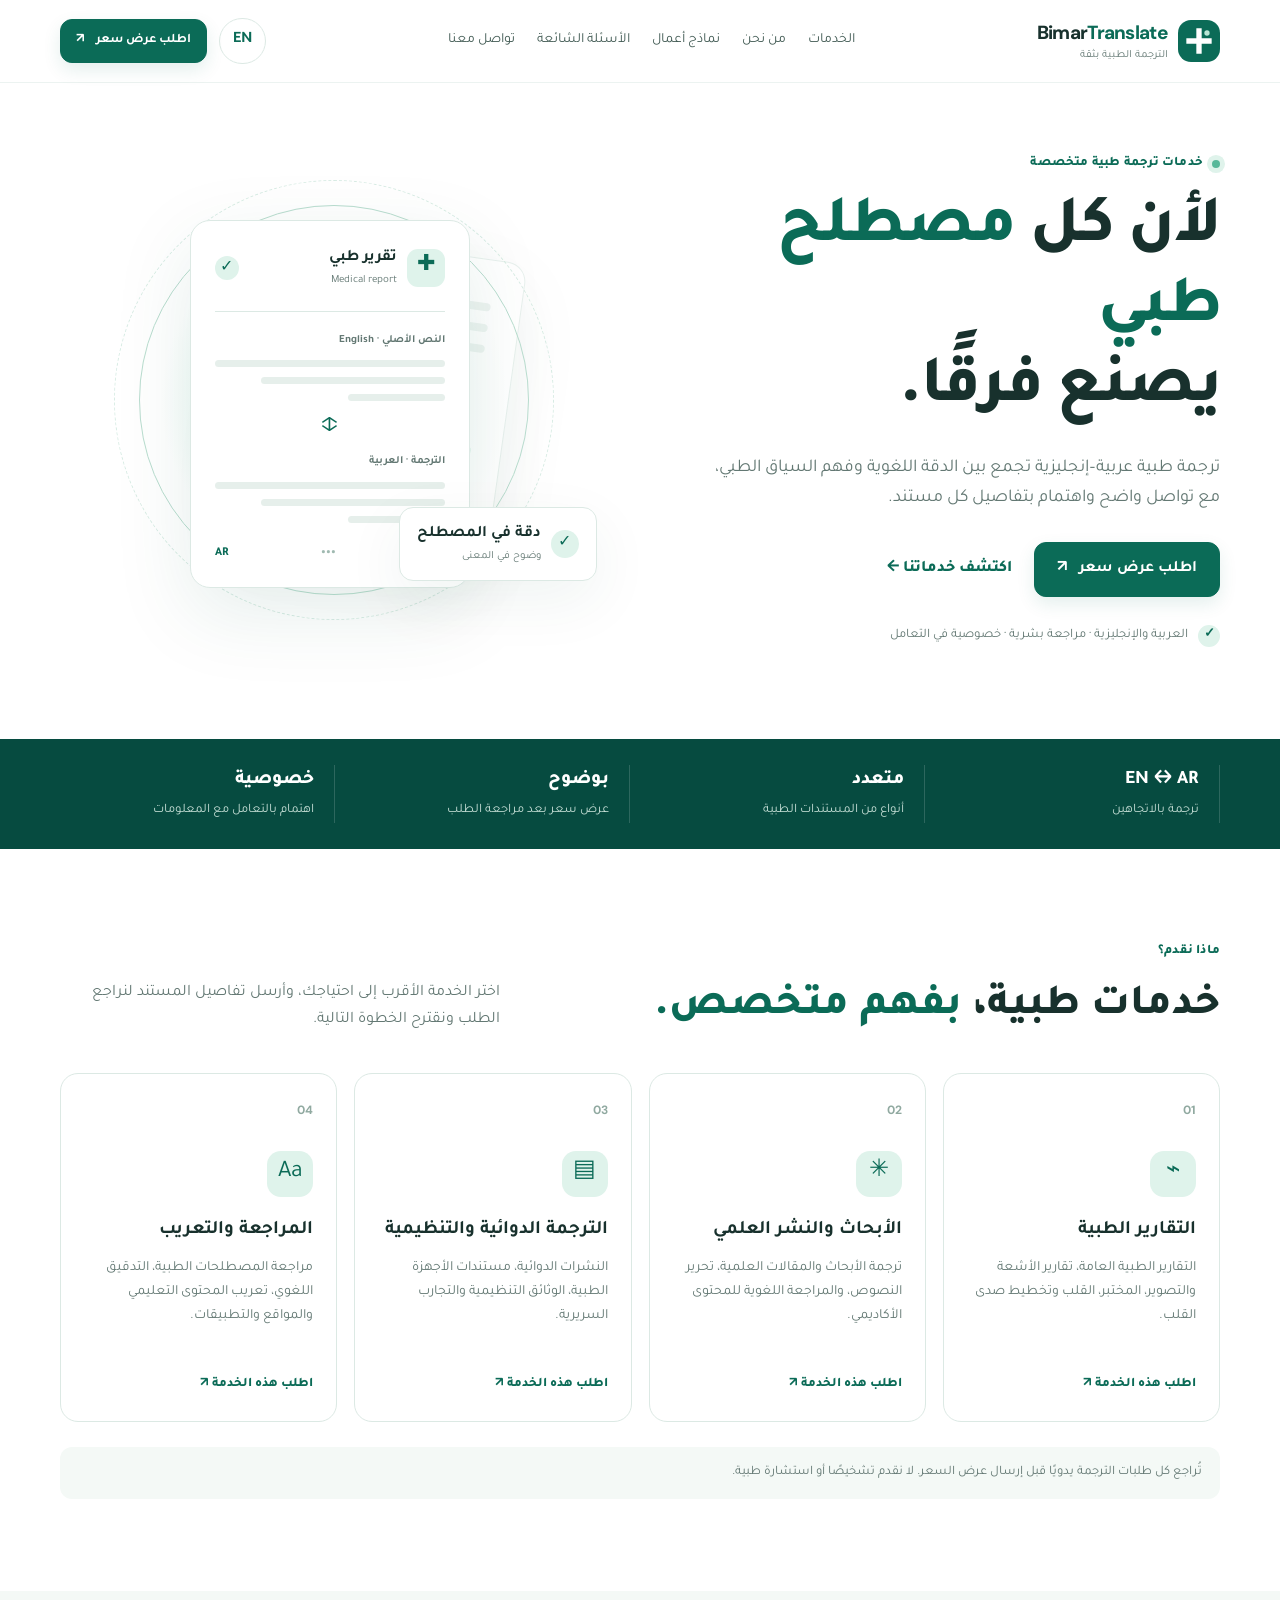
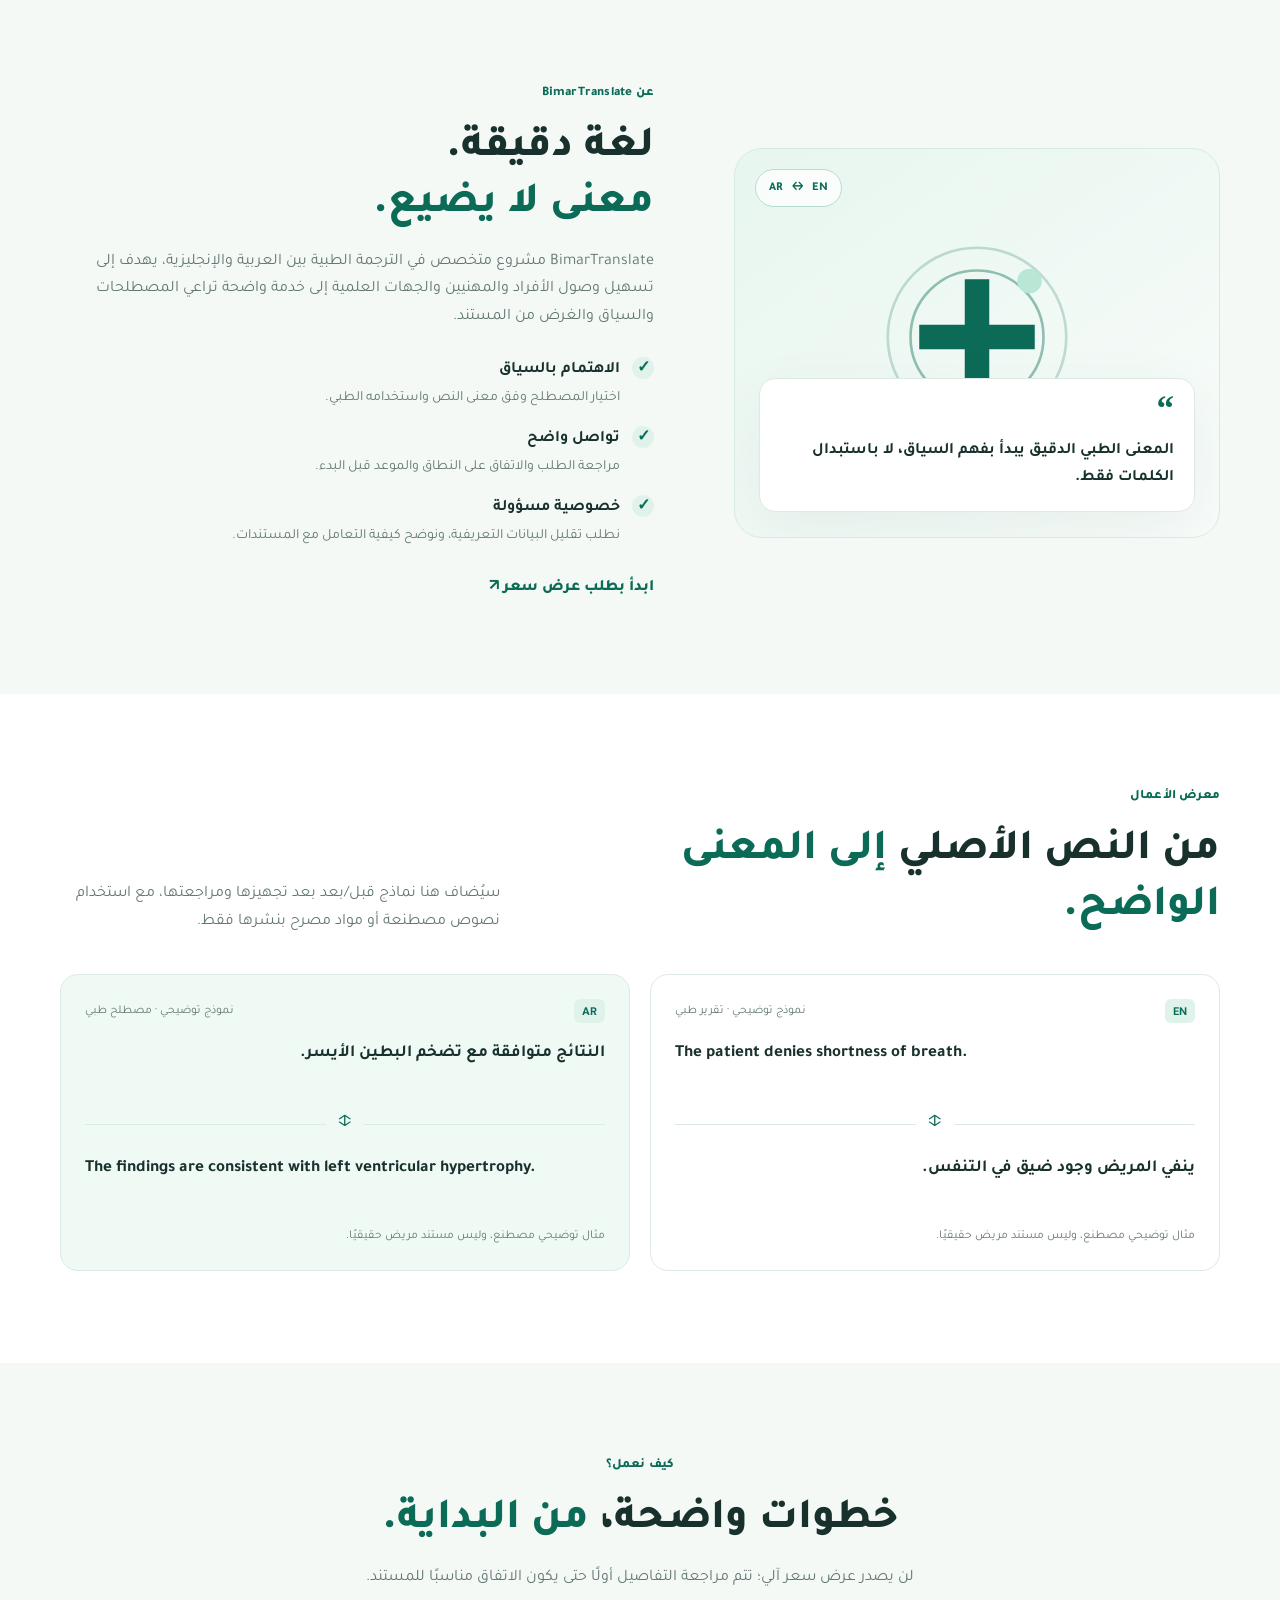
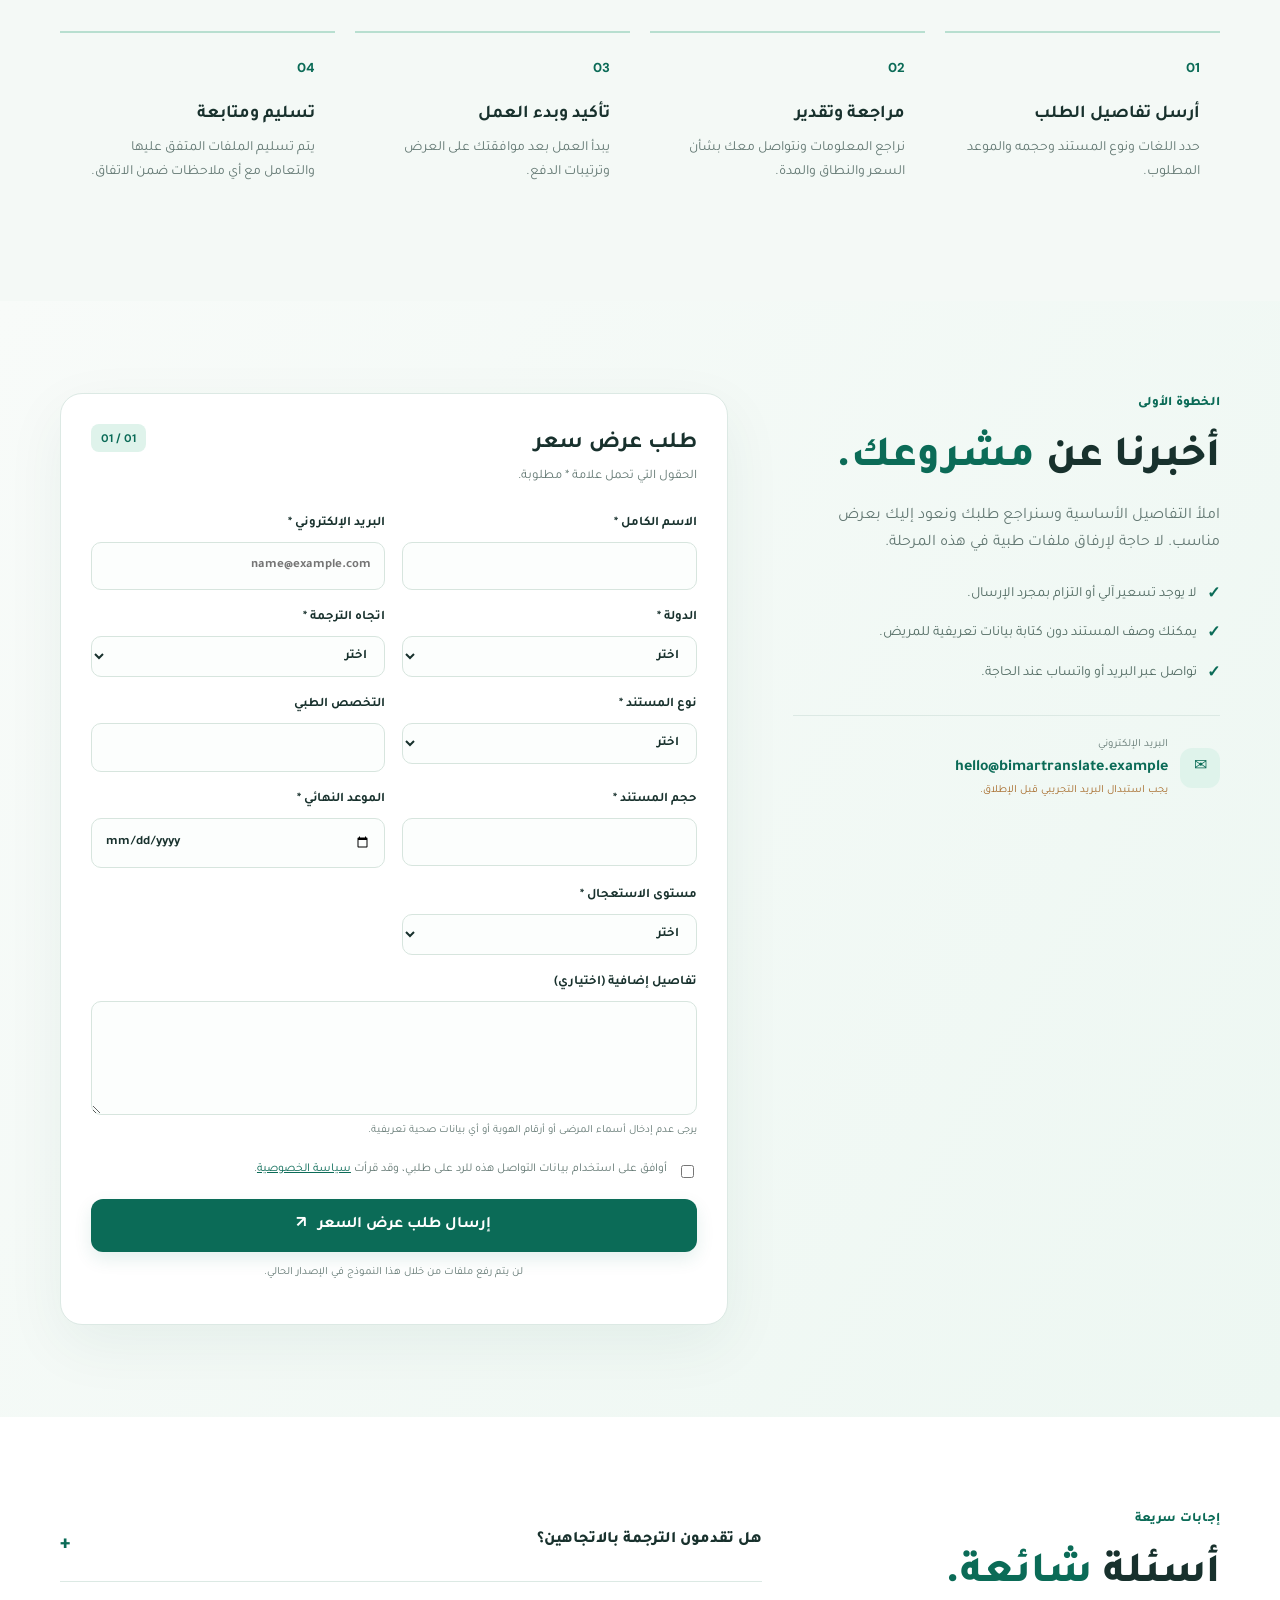
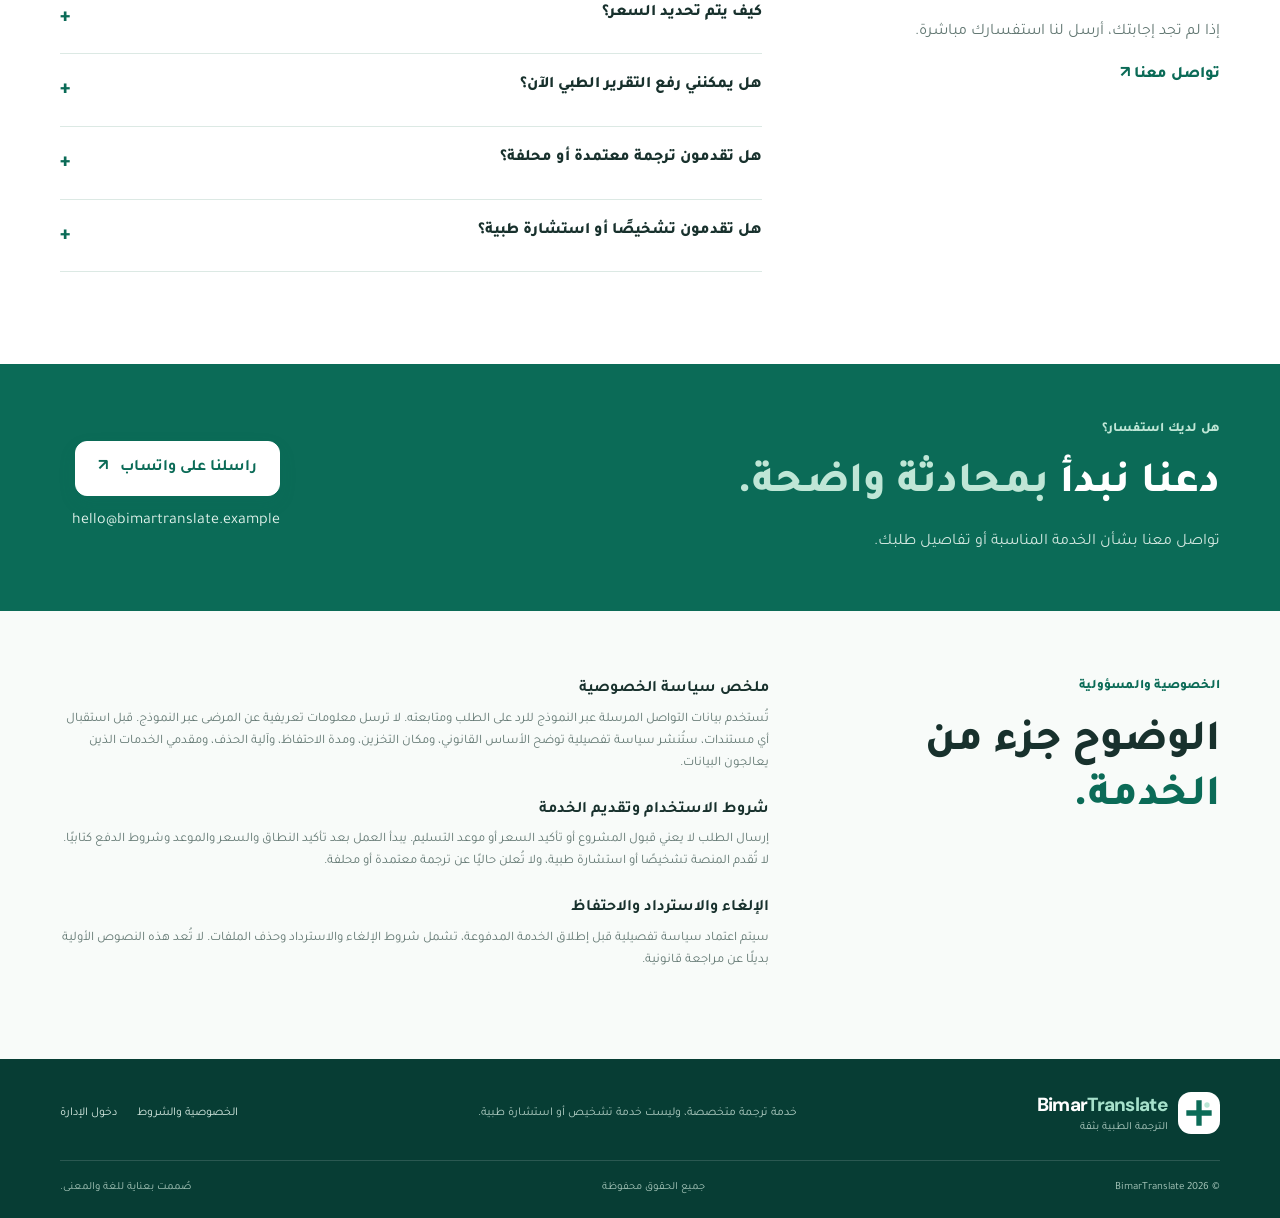
<file: index.html>
<!doctype html>
<html lang="ar" dir="rtl">
<head>
  <meta charset="utf-8"><meta name="viewport" content="width=device-width,initial-scale=1">
  <meta name="theme-color" content="#0b6b57"><meta name="description" content="BimarTranslate — ترجمة طبية متخصصة بين العربية والإنجليزية، للأفراد والجهات الطبية والعلمية.">
  <title>BimarTranslate | الترجمة الطبية بثقة</title>
  <link rel="icon" href="assets/favicon.svg" type="image/svg+xml"><link rel="stylesheet" href="assets/styles.css">
  <script src="assets/config.js"></script><script type="module" src="assets/site.js"></script>
</head>
<body>
  <a class="skip-link" href="#main" data-i18n="skip">تجاوز إلى المحتوى</a>
  <header class="site-header"><div class="container nav-wrap">
    <a class="brand" href="#home" aria-label="BimarTranslate home"><span class="brand-mark" aria-hidden="true"><svg viewBox="0 0 48 48"><path d="M20 5h8v15h15v8H28v15h-8V28H5v-8h15z" fill="currentColor"/><circle cx="36" cy="12" r="4" fill="#b9e6d5"/></svg></span><span class="brand-text"><strong>Bimar<span>Translate</span></strong><small data-i18n="tagline">الترجمة الطبية بثقة</small></span></a>
    <button class="menu-toggle" id="menuToggle" aria-label="Open menu" aria-expanded="false"><span></span><span></span><span></span></button>
    <nav class="main-nav" id="mainNav" aria-label="Main navigation"><a href="#services" data-i18n="navServices">الخدمات</a><a href="#about" data-i18n="navAbout">من نحن</a><a href="#work" data-i18n="navWork">نماذج أعمال</a><a href="#faq" data-i18n="navFaq">الأسئلة الشائعة</a><a href="#contact" data-i18n="navContact">تواصل معنا</a></nav>
    <div class="nav-actions"><button id="languageToggle" class="language-toggle" type="button" aria-label="Switch language">EN</button><a class="button button-small" href="#quote" data-i18n="navQuote">اطلب عرض سعر <span aria-hidden="true">↗</span></a></div>
  </div></header>
  <main id="main">
    <section class="hero section" id="home"><div class="container hero-grid"><div class="hero-copy"><div class="eyebrow"><span class="eyebrow-dot"></span><span data-i18n="heroEyebrow">خدمات ترجمة طبية متخصصة</span></div><h1 data-i18n="heroTitle">لأن كل <em>مصطلح طبي</em><br>يصنع فرقًا.</h1><p class="hero-lead" data-i18n="heroText">ترجمة طبية عربية–إنجليزية تجمع بين الدقة اللغوية وفهم السياق الطبي، مع تواصل واضح واهتمام بتفاصيل كل مستند.</p><div class="hero-actions"><a class="button" href="#quote" data-i18n="heroCta">اطلب عرض سعر <span aria-hidden="true">↗</span></a><a class="text-link" href="#services" data-i18n="heroSecondary">اكتشف خدماتنا <span aria-hidden="true">←</span></a></div><div class="trust-line"><span class="trust-icon">✓</span><span data-i18n="heroTrust">العربية والإنجليزية · مراجعة بشرية · خصوصية في التعامل</span></div></div>
    <div class="hero-art" aria-label="Medical translation illustration"><div class="art-glow"></div><div class="art-card art-card-back"><div class="mini-line wide"></div><div class="mini-line"></div><div class="mini-line short"></div><div class="mini-chart"><i></i><i></i><i></i><i></i><i></i><i></i><i></i><i></i></div></div><div class="art-card art-card-main"><div class="doc-head"><span class="doc-icon">✚</span><div><b data-i18n="artDocTitle">تقرير طبي</b><small data-i18n="artDocSub">Medical report</small></div><span class="doc-status">✓</span></div><div class="doc-rule"></div><div class="doc-label" data-i18n="artSource">النص الأصلي · English</div><div class="doc-line"></div><div class="doc-line medium"></div><div class="doc-line short"></div><div class="translate-arrow">↕</div><div class="doc-label" data-i18n="artTarget">الترجمة · العربية</div><div class="doc-line"></div><div class="doc-line medium"></div><div class="doc-line short"></div><div class="doc-footer"><span>EN</span><span class="footer-dots">•••</span><span>AR</span></div></div><div class="floating-note"><span class="note-check">✓</span><div><b data-i18n="artNoteTitle">دقة في المصطلح</b><small data-i18n="artNoteSub">وضوح في المعنى</small></div></div><div class="art-orbit orbit-one"></div><div class="art-orbit orbit-two"></div></div></div></section>
    <section class="proof-strip"><div class="container proof-grid"><div><span class="proof-number">EN ↔ AR</span><span data-i18n="proof1">ترجمة بالاتجاهين</span></div><div><span class="proof-number" data-i18n="proofNum2">متعدد</span><span data-i18n="proof2">أنواع من المستندات الطبية</span></div><div><span class="proof-number" data-i18n="proofNum3">بوضوح</span><span data-i18n="proof3">عرض سعر بعد مراجعة الطلب</span></div><div><span class="proof-number" data-i18n="proofNum4">خصوصية</span><span data-i18n="proof4">اهتمام بالتعامل مع المعلومات</span></div></div></section>
    <section class="section" id="services"><div class="container"><div class="section-heading"><div><div class="eyebrow" data-i18n="servicesEyebrow">ماذا نقدم؟</div><h2 data-i18n="servicesTitle">خدمات طبية، <em>بفهم متخصص.</em></h2></div><p data-i18n="servicesIntro">اختر الخدمة الأقرب إلى احتياجك، وأرسل تفاصيل المستند لنراجع الطلب ونقترح الخطوة التالية.</p></div><div class="service-grid">
      <article class="service-card"><span class="service-number">01</span><div class="service-icon">⌁</div><h3 data-i18n="s1">التقارير الطبية</h3><p data-i18n="s1d">التقارير الطبية العامة، تقارير الأشعة والتصوير، المختبر، القلب وتخطيط صدى القلب.</p><a href="#quote" class="card-link" data-i18n="serviceAsk">اطلب هذه الخدمة ↗</a></article>
      <article class="service-card"><span class="service-number">02</span><div class="service-icon">✳</div><h3 data-i18n="s2">الأبحاث والنشر العلمي</h3><p data-i18n="s2d">ترجمة الأبحاث والمقالات العلمية، تحرير النصوص، والمراجعة اللغوية للمحتوى الأكاديمي.</p><a href="#quote" class="card-link" data-i18n="serviceAsk">اطلب هذه الخدمة ↗</a></article>
      <article class="service-card"><span class="service-number">03</span><div class="service-icon">▤</div><h3 data-i18n="s3">الترجمة الدوائية والتنظيمية</h3><p data-i18n="s3d">النشرات الدوائية، مستندات الأجهزة الطبية، الوثائق التنظيمية والتجارب السريرية.</p><a href="#quote" class="card-link" data-i18n="serviceAsk">اطلب هذه الخدمة ↗</a></article>
      <article class="service-card"><span class="service-number">04</span><div class="service-icon">Aa</div><h3 data-i18n="s4">المراجعة والتعريب</h3><p data-i18n="s4d">مراجعة المصطلحات الطبية، التدقيق اللغوي، تعريب المحتوى التعليمي والمواقع والتطبيقات.</p><a href="#quote" class="card-link" data-i18n="serviceAsk">اطلب هذه الخدمة ↗</a></article>
    </div><div class="services-footnote" data-i18n="servicesFoot">تُراجع كل طلبات الترجمة يدويًا قبل إرسال عرض السعر. لا نقدم تشخيصًا أو استشارة طبية.</div></div></section>
    <section class="section section-tint" id="about"><div class="container about-grid"><div class="about-visual"><div class="about-emblem"><svg viewBox="0 0 120 120" aria-hidden="true"><circle cx="60" cy="60" r="51" fill="none" stroke="currentColor" stroke-width="1.5" opacity=".22"/><circle cx="60" cy="60" r="38" fill="none" stroke="currentColor" stroke-width="1.5" opacity=".42"/><path d="M53 27h14v26h26v14H67v26H53V67H27V53h26z" fill="currentColor"/><circle cx="90" cy="28" r="7" fill="#b9e6d5"/></svg></div><div class="about-quote"><span>“</span><p data-i18n="aboutQuote">المعنى الطبي الدقيق يبدأ بفهم السياق، لا باستبدال الكلمات فقط.</p></div><div class="about-stamp"><span>EN</span><span>↔</span><span>AR</span></div></div><div class="about-copy"><div class="eyebrow" data-i18n="aboutEyebrow">عن BimarTranslate</div><h2 data-i18n="aboutTitle">لغة دقيقة.<br><em>معنى لا يضيع.</em></h2><p data-i18n="aboutText">BimarTranslate مشروع متخصص في الترجمة الطبية بين العربية والإنجليزية، يهدف إلى تسهيل وصول الأفراد والمهنيين والجهات العلمية إلى خدمة واضحة تراعي المصطلحات والسياق والغرض من المستند.</p><div class="values-list"><div><span class="value-check">✓</span><div><b data-i18n="v1">الاهتمام بالسياق</b><p data-i18n="v1d">اختيار المصطلح وفق معنى النص واستخدامه الطبي.</p></div></div><div><span class="value-check">✓</span><div><b data-i18n="v2">تواصل واضح</b><p data-i18n="v2d">مراجعة الطلب والاتفاق على النطاق والموعد قبل البدء.</p></div></div><div><span class="value-check">✓</span><div><b data-i18n="v3">خصوصية مسؤولة</b><p data-i18n="v3d">نطلب تقليل البيانات التعريفية، ونوضح كيفية التعامل مع المستندات.</p></div></div></div><a class="text-link" href="#quote" data-i18n="aboutCta">ابدأ بطلب عرض سعر ↗</a></div></div></section>
    <section class="section" id="work"><div class="container"><div class="section-heading"><div><div class="eyebrow" data-i18n="workEyebrow">معرض الأعمال</div><h2 data-i18n="workTitle">من النص الأصلي <em>إلى المعنى الواضح.</em></h2></div><p data-i18n="workIntro">سيُضاف هنا نماذج قبل/بعد بعد تجهيزها ومراجعتها، مع استخدام نصوص مصطنعة أو مواد مصرح بنشرها فقط.</p></div><div class="sample-grid"><article class="sample-card"><div class="sample-top"><span class="sample-tag">EN</span><span class="sample-type" data-i18n="sampleType1">نموذج توضيحي · تقرير طبي</span></div><p class="sample-source" dir="ltr">The patient denies shortness of breath.</p><div class="sample-divider"><span>↕</span></div><p class="sample-target" data-i18n="sampleTarget1">ينفي المريض وجود ضيق في التنفس.</p><span class="sample-caption" data-i18n="sampleCaption">مثال توضيحي مصطنع، وليس مستند مريض حقيقيًا.</span></article><article class="sample-card sample-card-green"><div class="sample-top"><span class="sample-tag">AR</span><span class="sample-type" data-i18n="sampleType2">نموذج توضيحي · مصطلح طبي</span></div><p class="sample-source" data-i18n="sampleSource2">النتائج متوافقة مع تضخم البطين الأيسر.</p><div class="sample-divider"><span>↕</span></div><p class="sample-target" dir="ltr">The findings are consistent with left ventricular hypertrophy.</p><span class="sample-caption" data-i18n="sampleCaption">مثال توضيحي مصطنع، وليس مستند مريض حقيقيًا.</span></article></div></div></section>
    <section class="section section-tint process-section"><div class="container"><div class="center-heading"><div class="eyebrow" data-i18n="processEyebrow">كيف نعمل؟</div><h2 data-i18n="processTitle">خطوات واضحة، <em>من البداية.</em></h2><p data-i18n="processIntro">لن يصدر عرض سعر آلي؛ تتم مراجعة التفاصيل أولًا حتى يكون الاتفاق مناسبًا للمستند.</p></div><div class="process-grid"><div class="process-step"><span>01</span><h3 data-i18n="p1">أرسل تفاصيل الطلب</h3><p data-i18n="p1d">حدد اللغات ونوع المستند وحجمه والموعد المطلوب.</p></div><div class="process-step"><span>02</span><h3 data-i18n="p2">مراجعة وتقدير</h3><p data-i18n="p2d">نراجع المعلومات ونتواصل معك بشأن السعر والنطاق والمدة.</p></div><div class="process-step"><span>03</span><h3 data-i18n="p3">تأكيد وبدء العمل</h3><p data-i18n="p3d">يبدأ العمل بعد موافقتك على العرض وترتيبات الدفع.</p></div><div class="process-step"><span>04</span><h3 data-i18n="p4">تسليم ومتابعة</h3><p data-i18n="p4d">يتم تسليم الملفات المتفق عليها والتعامل مع أي ملاحظات ضمن الاتفاق.</p></div></div></div></section>
    <section class="section quote-section" id="quote"><div class="container quote-grid"><div class="quote-copy"><div class="eyebrow" data-i18n="quoteEyebrow">الخطوة الأولى</div><h2 data-i18n="quoteTitle">أخبرنا عن <em>مشروعك.</em></h2><p data-i18n="quoteText">املأ التفاصيل الأساسية وسنراجع طلبك ونعود إليك بعرض مناسب. لا حاجة لإرفاق ملفات طبية في هذه المرحلة.</p><div class="quote-points"><div><span>✓</span><p data-i18n="qpoint1">لا يوجد تسعير آلي أو التزام بمجرد الإرسال.</p></div><div><span>✓</span><p data-i18n="qpoint2">يمكنك وصف المستند دون كتابة بيانات تعريفية للمريض.</p></div><div><span>✓</span><p data-i18n="qpoint3">تواصل عبر البريد أو واتساب عند الحاجة.</p></div></div><div class="contact-mini"><span class="contact-mini-icon">✉</span><div><small data-i18n="emailLabel">البريد الإلكتروني</small><a href="mailto:hello@bimartranslate.example" id="emailLink">hello@bimartranslate.example</a><small class="placeholder-note" data-i18n="replaceContact">يجب استبدال البريد التجريبي قبل الإطلاق.</small></div></div></div>
    <form class="quote-form" id="quoteForm" novalidate><div class="form-header"><div><h3 data-i18n="formTitle">طلب عرض سعر</h3><p data-i18n="formSub">الحقول التي تحمل علامة * مطلوبة.</p></div><span class="form-step">01 / 01</span></div><div class="form-grid"><label><span data-i18n="fName">الاسم الكامل *</span><input name="name" autocomplete="name" required maxlength="120" placeholder="" data-i18n-placeholder="fNamePH"></label><label><span data-i18n="fEmail">البريد الإلكتروني *</span><input name="email" type="email" autocomplete="email" required maxlength="254" placeholder="name@example.com"></label><label><span data-i18n="fCountry">الدولة *</span><select name="country" required><option value="" data-i18n="choose">اختر</option><option value="Jordan" data-i18n="countryJordan">الأردن</option><option value="Saudi Arabia" data-i18n="countrySaudi">السعودية</option><option value="United Arab Emirates" data-i18n="countryUae">الإمارات</option><option value="Egypt" data-i18n="countryEgypt">مصر</option><option value="Kuwait" data-i18n="countryKuwait">الكويت</option><option value="Qatar" data-i18n="countryQatar">قطر</option><option value="Bahrain" data-i18n="countryBahrain">البحرين</option><option value="Oman" data-i18n="countryOman">عُمان</option><option value="Iraq" data-i18n="countryIraq">العراق</option><option value="Palestine" data-i18n="countryPalestine">فلسطين</option><option value="Other" data-i18n="countryOther">أخرى</option></select></label><label><span data-i18n="fDirection">اتجاه الترجمة *</span><select name="direction" required><option value="" data-i18n="choose">اختر</option><option value="en-ar" data-i18n="dirEnAr">English → Arabic</option><option value="ar-en" data-i18n="dirArEn">Arabic → English</option><option value="other" data-i18n="countryOther">أخرى</option></select></label><label><span data-i18n="fType">نوع المستند *</span><select name="document_type" required><option value="" data-i18n="choose">اختر</option><option value="medical_report" data-i18n="optReport">تقرير طبي</option><option value="radiology" data-i18n="optRadiology">تقرير أشعة وتصوير</option><option value="lab" data-i18n="optLab">تقرير مختبر</option><option value="cardiology" data-i18n="optCardio">تقرير قلب / إيكو</option><option value="research" data-i18n="optResearch">بحث أو مقال علمي</option><option value="pharma" data-i18n="optPharma">دوائي أو تنظيمي</option><option value="review" data-i18n="optReview">مراجعة وتدقيق</option><option value="other" data-i18n="optOther">أخرى</option></select></label><label><span data-i18n="fSpecialty">التخصص الطبي</span><input name="specialty" maxlength="120" placeholder="" data-i18n-placeholder="fSpecialtyPH"></label><label><span data-i18n="fSize">حجم المستند *</span><input name="size_estimate" required maxlength="80" placeholder="" data-i18n-placeholder="fSizePH"></label><label><span data-i18n="fDeadline">الموعد النهائي *</span><input name="deadline" type="date" required></label><label><span data-i18n="fUrgency">مستوى الاستعجال *</span><select name="urgency" required><option value="" data-i18n="choose">اختر</option><option value="standard" data-i18n="urgStandard">عادي</option><option value="urgent" data-i18n="urgUrgent">مستعجل</option><option value="flexible" data-i18n="urgFlexible">موعد مرن</option></select></label><label class="full-width"><span data-i18n="fDetails">تفاصيل إضافية (اختياري)</span><textarea name="details" rows="4" maxlength="2000" placeholder="" data-i18n-placeholder="fDetailsPH"></textarea><small class="field-help" data-i18n="noPHI">يرجى عدم إدخال أسماء المرضى أو أرقام الهوية أو أي بيانات صحية تعريفية.</small></label></div><label class="consent-row"><input type="checkbox" name="consent" required><span data-i18n="consentText">أوافق على استخدام بيانات التواصل هذه للرد على طلبي، وقد قرأت <a href="#privacy">سياسة الخصوصية</a>.</span></label><button class="button button-submit" type="submit"><span data-i18n="submitQuote">إرسال طلب عرض السعر</span><span aria-hidden="true">↗</span></button><p class="form-message" id="formMessage" role="status" aria-live="polite"></p><p class="form-footnote" data-i18n="formFoot">لن يتم رفع ملفات من خلال هذا النموذج في الإصدار الحالي.</p></form></div></section>
    <section class="section faq-section" id="faq"><div class="container faq-grid"><div><div class="eyebrow" data-i18n="faqEyebrow">إجابات سريعة</div><h2 data-i18n="faqTitle">أسئلة <em>شائعة.</em></h2><p data-i18n="faqIntro">إذا لم تجد إجابتك، أرسل لنا استفسارك مباشرة.</p><a href="#contact" class="text-link" data-i18n="faqCta">تواصل معنا ↗</a></div><div class="faq-list"><details><summary data-i18n="faq1q">هل تقدمون الترجمة بالاتجاهين؟</summary><p data-i18n="faq1a">نعم، يمكن إرسال طلب ترجمة من الإنجليزية إلى العربية أو من العربية إلى الإنجليزية.</p></details><details><summary data-i18n="faq2q">كيف يتم تحديد السعر؟</summary><p data-i18n="faq2a">نراجع نوع المستند وحجمه واتجاه الترجمة والموعد المطلوب، ثم نرسل عرض سعر للموافقة عليه قبل بدء العمل.</p></details><details><summary data-i18n="faq3q">هل يمكنني رفع التقرير الطبي الآن؟</summary><p data-i18n="faq3a">لا، رفع الملفات غير متاح في الإصدار الحالي. أرسل تفاصيل عامة فقط، ولا تضع بيانات شخصية أو معلومات تعريفية عن المريض في خانة التفاصيل.</p></details><details><summary data-i18n="faq4q">هل تقدمون ترجمة معتمدة أو محلفة؟</summary><p data-i18n="faq4a">هذه الخدمة غير معلنة حاليًا. لا يُقبل طلب ترجمة معتمدة أو محلفة إلا بعد استيفاء المتطلبات القانونية اللازمة.</p></details><details><summary data-i18n="faq5q">هل تقدمون تشخيصًا أو استشارة طبية؟</summary><p data-i18n="faq5a">لا. الخدمة لغوية وترجمية فقط، ولا تحل محل رأي الطبيب أو التشخيص أو الاستشارة الطبية.</p></details></div></div></section>
    <section class="contact-band" id="contact"><div class="container contact-band-inner"><div><div class="eyebrow eyebrow-light" data-i18n="contactEyebrow">هل لديك استفسار؟</div><h2 data-i18n="contactTitle">دعنا نبدأ <em>بمحادثة واضحة.</em></h2><p data-i18n="contactText">تواصل معنا بشأن الخدمة المناسبة أو تفاصيل طلبك.</p></div><div class="contact-actions"><a class="button button-white" id="whatsappLink" href="https://wa.me/000000000000" target="_blank" rel="noopener noreferrer"><span data-i18n="whatsappCta">راسلنا على واتساب</span> ↗</a><a class="contact-email" href="mailto:hello@bimartranslate.example" id="contactEmail">hello@bimartranslate.example</a></div></div></section>
    <section class="legal-section" id="privacy"><div class="container legal-grid"><div><div class="eyebrow" data-i18n="legalEyebrow">الخصوصية والمسؤولية</div><h2 data-i18n="legalTitle">الوضوح جزء من <em>الخدمة.</em></h2></div><div class="legal-copy"><h3 data-i18n="privacyTitle">ملخص سياسة الخصوصية</h3><p data-i18n="privacyText">تُستخدم بيانات التواصل المرسلة عبر النموذج للرد على الطلب ومتابعته. لا ترسل معلومات تعريفية عن المرضى عبر النموذج. قبل استقبال أي مستندات، ستُنشر سياسة تفصيلية توضح الأساس القانوني، ومكان التخزين، ومدة الاحتفاظ، وآلية الحذف، ومقدمي الخدمات الذين يعالجون البيانات.</p><h3 data-i18n="termsTitle">شروط الاستخدام وتقديم الخدمة</h3><p data-i18n="termsText">إرسال الطلب لا يعني قبول المشروع أو تأكيد السعر أو موعد التسليم. يبدأ العمل بعد تأكيد النطاق والسعر والموعد وشروط الدفع كتابيًا. لا تُقدم المنصة تشخيصًا أو استشارة طبية، ولا تُعلن حاليًا عن ترجمة معتمدة أو محلفة.</p><h3 data-i18n="refundTitle">الإلغاء والاسترداد والاحتفاظ</h3><p data-i18n="refundText">سيتم اعتماد سياسة تفصيلية قبل إطلاق الخدمة المدفوعة، تشمل شروط الإلغاء والاسترداد وحذف الملفات. لا تُعد هذه النصوص الأولية بديلًا عن مراجعة قانونية.</p></div></div></section>
  </main>
  <footer class="site-footer"><div class="container footer-main"><a class="brand brand-footer" href="#home"><span class="brand-mark"><svg viewBox="0 0 48 48"><path d="M20 5h8v15h15v8H28v15h-8V28H5v-8h15z" fill="currentColor"/><circle cx="36" cy="12" r="4" fill="#b9e6d5"/></svg></span><span class="brand-text"><strong>Bimar<span>Translate</span></strong><small data-i18n="tagline">الترجمة الطبية بثقة</small></span></a><p data-i18n="footerNote">خدمة ترجمة متخصصة، وليست خدمة تشخيص أو استشارة طبية.</p><div class="footer-links"><a href="#privacy" data-i18n="footerPrivacy">الخصوصية والشروط</a><a href="admin.html" data-i18n="footerAdmin">دخول الإدارة</a></div></div><div class="container footer-bottom"><span>© <span id="year"></span> BimarTranslate</span><span data-i18n="footerRights">جميع الحقوق محفوظة</span><span data-i18n="footerBuilt">صُممت بعناية للغة والمعنى.</span></div></footer>
</body></html>
</file>
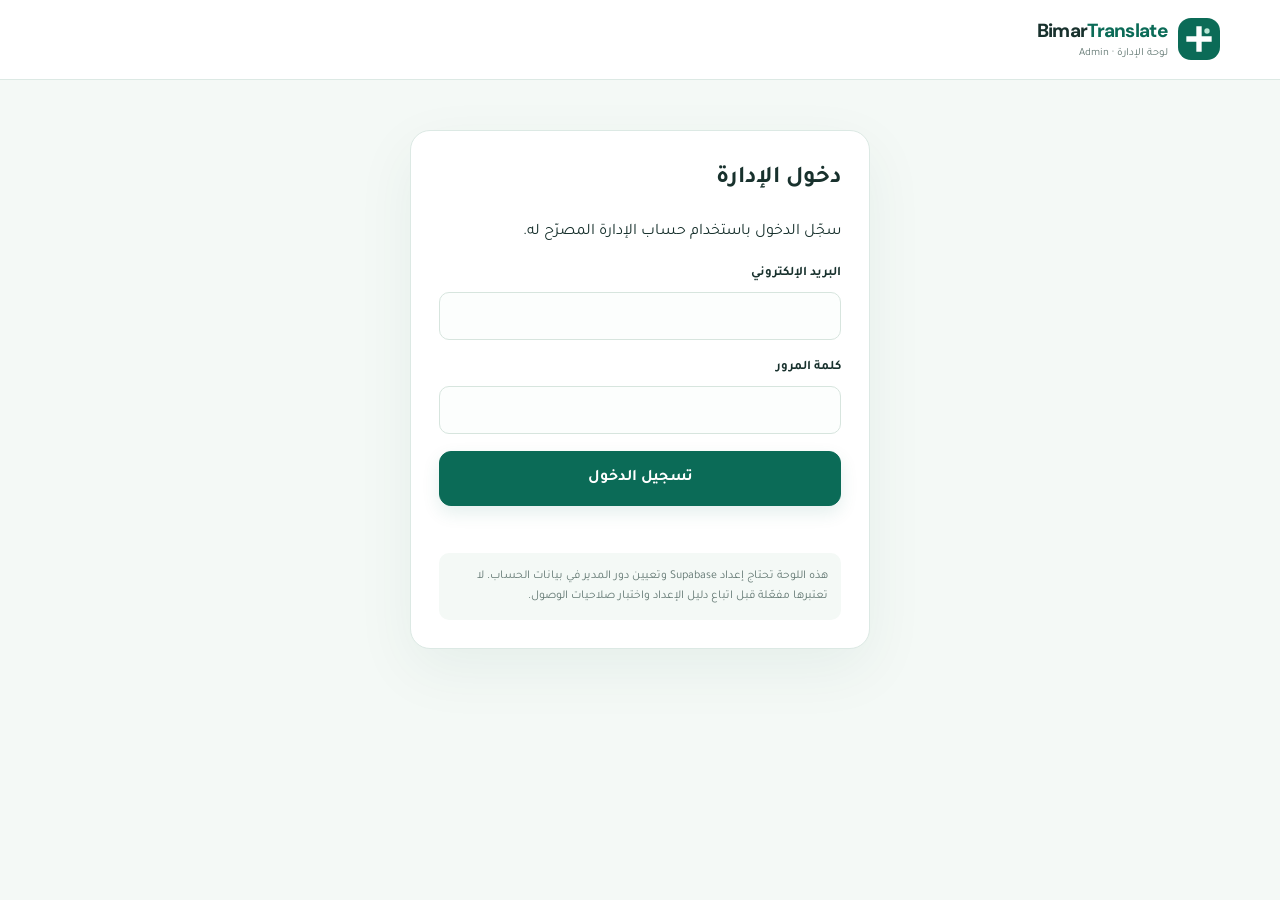
<file: admin.html>
<!doctype html><html lang="ar" dir="rtl"><head><meta charset="utf-8"><meta name="viewport" content="width=device-width,initial-scale=1"><meta name="robots" content="noindex,nofollow"><meta name="theme-color" content="#0b6b57"><title>لوحة الإدارة | BimarTranslate</title><link rel="icon" href="assets/favicon.svg" type="image/svg+xml"><link rel="stylesheet" href="assets/styles.css"><script src="assets/config.js"></script><script type="module" src="assets/admin.js"></script></head><body class="admin-body"><header class="admin-top"><div class="container"><a class="brand" href="index.html"><span class="brand-mark"><svg viewBox="0 0 48 48"><path d="M20 5h8v15h15v8H28v15h-8V28H5v-8h15z" fill="currentColor"/><circle cx="36" cy="12" r="4" fill="#b9e6d5"/></svg></span><span class="brand-text"><strong>Bimar<span>Translate</span></strong><small>لوحة الإدارة · Admin</small></span></a></div></header><main class="admin-main"><div class="container"><section class="admin-card admin-login" id="loginPanel"><h1>دخول الإدارة</h1><p>سجّل الدخول باستخدام حساب الإدارة المصرّح له.</p><form id="loginForm"><label>البريد الإلكتروني<input type="email" name="email" autocomplete="username" required></label><label>كلمة المرور<input type="password" name="password" autocomplete="current-password" required></label><button class="button" type="submit" id="loginButton">تسجيل الدخول</button><p id="loginMessage" class="form-message" role="status"></p></form><div class="admin-note">هذه اللوحة تحتاج إعداد Supabase وتعيين دور المدير في بيانات الحساب. لا تعتبرها مفعّلة قبل اتباع دليل الإعداد واختبار صلاحيات الوصول.</div></section><section class="admin-card hidden" id="dashboardPanel"><div class="admin-toolbar"><div><h2>طلبات الترجمة</h2><p id="requestCount">جارٍ تحميل الطلبات…</p></div><button class="button button-small" id="logoutButton">تسجيل الخروج</button></div><p id="dashboardMessage" class="form-message" role="status"></p><div class="admin-table-wrap"><table class="admin-table"><thead><tr><th>العميل</th><th>تفاصيل الطلب</th><th>الموعد</th><th>الحالة</th></tr></thead><tbody id="requestRows"><tr><td colspan="4">جارٍ التحميل…</td></tr></tbody></table></div><div class="admin-note">تُعرض البيانات وفق صلاحيات قاعدة البيانات. لا تُضف روابط ملفات طبية أو بيانات حساسة إلى سجلات عامة.</div></section></div></main></body></html>
</file>
<file: assets/styles.css>
@import url('https://fonts.googleapis.com/css2?family=DM+Sans:wght@400;500;600;700&family=Tajawal:wght@400;500;600;700;800&display=swap');
:root{--green:#0b6b57;--deep:#064b40;--mint:#dff3eb;--ink:#18312d;--muted:#637873;--line:#dce9e4;--paper:#fff;--soft:#f4f9f6;--shadow:0 20px 60px #124c3910}
*{box-sizing:border-box}html{scroll-behavior:smooth;scroll-padding-top:95px}body{margin:0;background:var(--paper);color:var(--ink);font-family:"Tajawal","DM Sans",sans-serif;line-height:1.7}a{color:inherit;text-decoration:none}button,input,select,textarea{font:inherit}button,a{ -webkit-tap-highlight-color:transparent}button{cursor:pointer}.container{width:min(1160px,calc(100% - 40px));margin-inline:auto}.section{padding:92px 0}.section-tint,.process-section{background:var(--soft)}.skip-link{position:absolute;top:-60px;inset-inline-start:16px;background:#fff;padding:10px 16px;z-index:100}.skip-link:focus{top:12px}.site-header{position:sticky;top:0;z-index:20;background:#ffffffed;backdrop-filter:blur(16px);border-bottom:1px solid #dce9e488}.nav-wrap{height:82px;display:flex;align-items:center;gap:28px}.brand{display:flex;align-items:center;gap:10px;flex-shrink:0}.brand-mark{width:42px;height:42px;border-radius:13px;background:var(--green);color:white;display:grid;place-items:center}.brand-mark svg{width:32px;height:32px}.brand-text{display:flex;flex-direction:column;line-height:1.15}.brand-text strong{font:800 19px "DM Sans",sans-serif;letter-spacing:-.7px}.brand-text strong span{color:var(--green)}.brand-text small{font-size:11px;color:var(--muted);margin-top:5px}.main-nav{display:flex;align-items:center;gap:22px;margin-inline:auto}.main-nav a{font-size:14px;color:#425b54;transition:color .2s}.main-nav a:hover,.text-link:hover{color:var(--green)}.nav-actions{display:flex;align-items:center;gap:12px}.language-toggle{border:1px solid var(--line);background:white;border-radius:50px;padding:8px 13px;color:var(--green);font-weight:700}.button{display:inline-flex;align-items:center;justify-content:center;gap:12px;background:var(--green);color:#fff!important;border:1px solid var(--green);padding:13px 22px;border-radius:12px;font-weight:700;box-shadow:0 7px 18px #0b6b571c;transition:transform .2s,background .2s}.button:hover{background:var(--deep);transform:translateY(-2px)}.button-small{padding:10px 15px;font-size:13px}.menu-toggle{display:none;border:0;background:transparent}.hero{padding-top:70px;overflow:hidden}.hero-grid{display:grid;grid-template-columns:1fr 1fr;align-items:center;gap:65px}.hero-copy{max-width:570px}.eyebrow{display:flex;align-items:center;gap:9px;color:var(--green);font-size:13px;font-weight:800;letter-spacing:.2px;margin-bottom:16px}.eyebrow-dot{width:8px;height:8px;border-radius:50%;background:#58b89a;box-shadow:0 0 0 5px #dff3eb}.hero h1{font-size:clamp(42px,5.2vw,68px);line-height:1.2;letter-spacing:-1.5px;margin:0 0 22px;font-weight:800}.hero h1 em,h2 em{color:var(--green);font-style:normal}.hero-lead{font-size:18px;color:var(--muted);max-width:530px;margin:0 0 28px}.hero-actions{display:flex;align-items:center;gap:22px;flex-wrap:wrap}.text-link{font-weight:800;color:var(--green)}.trust-line{display:flex;align-items:center;gap:10px;color:var(--muted);font-size:13px;margin-top:28px}.trust-icon,.value-check{display:grid;place-items:center;width:22px;height:22px;border-radius:50%;background:var(--mint);color:var(--green);font-weight:800;flex-shrink:0}.hero-art{height:450px;position:relative;display:grid;place-items:center}.art-glow{position:absolute;width:350px;height:350px;background:radial-gradient(circle,#c9efe0,transparent 70%);border-radius:50%}.art-card{position:absolute;background:#fff;border:1px solid #dce9e4;border-radius:20px;box-shadow:0 25px 80px #0b57401a}.art-card-back{width:260px;height:290px;transform:translate(45px,-10px) rotate(8deg);padding:30px;opacity:.65}.mini-line,.doc-line{height:8px;background:#e6efeb;border-radius:10px;margin:13px 0}.mini-line.wide{width:100%}.mini-line{width:75%}.mini-line.short,.doc-line.short{width:42%}.mini-chart{display:flex;align-items:end;gap:7px;height:75px;margin-top:40px}.mini-chart i{display:block;width:13px;border-radius:5px 5px 0 0;background:#bce7d7;height:30%}.mini-chart i:nth-child(2n){height:75%}.mini-chart i:nth-child(3n){height:55%}.art-card-main{width:280px;padding:24px;z-index:2;transform:translate(-4px,4px)}.doc-head{display:flex;align-items:center;gap:10px}.doc-icon{display:grid;place-items:center;width:38px;height:38px;background:var(--mint);border-radius:11px;color:var(--green);font-size:22px}.doc-head div{display:flex;flex-direction:column}.doc-head small{color:var(--muted);font-size:11px}.doc-status{margin-inline-start:auto;color:var(--green);background:var(--mint);border-radius:50%;width:24px;height:24px;text-align:center}.doc-rule{height:1px;background:var(--line);margin:20px 0}.doc-label{font-size:11px;color:var(--muted);font-weight:700}.doc-line{height:7px;margin:10px 0}.doc-line.medium{width:80%}.translate-arrow{text-align:center;color:var(--green);font-size:20px;margin:8px}.doc-footer{display:flex;justify-content:space-between;margin-top:20px;color:var(--green);font-weight:800;font-size:12px}.footer-dots{color:#9fb9b0}.floating-note{position:absolute;z-index:3;bottom:44px;right:2%;background:white;padding:13px 17px;border:1px solid var(--line);border-radius:14px;box-shadow:var(--shadow);display:flex;align-items:center;gap:10px}.floating-note div{display:flex;flex-direction:column}.floating-note small{color:var(--muted);font-size:11px}.note-check{background:var(--mint);color:var(--green);width:28px;height:28px;border-radius:50%;display:grid;place-items:center}.art-orbit{position:absolute;border:1px solid #b9ddcf;border-radius:50%;width:390px;height:390px}.orbit-two{width:440px;height:440px;border-style:dashed;opacity:.55}.proof-strip{background:var(--deep);color:#fff;padding:26px 0}.proof-grid{display:grid;grid-template-columns:repeat(4,1fr);gap:20px}.proof-grid>div{display:flex;flex-direction:column;gap:3px;border-inline-start:1px solid #ffffff28;padding-inline-start:20px;font-size:13px;color:#c5ded5}.proof-number{font-size:19px;font-weight:800;color:white}.section-heading{display:flex;justify-content:space-between;align-items:end;gap:50px;margin-bottom:38px}.section-heading h2,.about-copy h2,.quote-copy h2,.center-heading h2,.faq-grid h2,.contact-band h2,.legal-grid h2{font-size:clamp(30px,4vw,43px);line-height:1.3;margin:0;font-weight:800}.section-heading>p{max-width:440px;color:var(--muted);margin:0}.service-grid{display:grid;grid-template-columns:repeat(4,1fr);gap:17px}.service-card{padding:25px 23px 23px;border:1px solid var(--line);border-radius:18px;background:white;transition:transform .25s,box-shadow .25s}.service-card:hover{transform:translateY(-5px);box-shadow:var(--shadow)}.service-number{font:700 12px "DM Sans",sans-serif;color:#90a9a0}.service-icon{width:46px;height:46px;display:grid;place-items:center;background:var(--mint);color:var(--green);font-size:24px;border-radius:14px;margin:25px 0 18px}.service-card h3{font-size:19px;margin:0 0 10px}.service-card p{font-size:14px;color:var(--muted);min-height:94px;margin:0 0 20px}.card-link{font-size:13px;color:var(--green);font-weight:800}.services-footnote{margin-top:25px;padding:15px 18px;background:var(--soft);border-radius:12px;color:var(--muted);font-size:13px}.about-grid{display:grid;grid-template-columns:.9fr 1.1fr;gap:80px;align-items:center}.about-visual{min-height:390px;position:relative;display:grid;place-items:center;background:linear-gradient(145deg,#e7f6ef,#f9fcfa);border:1px solid #d5ebe1;border-radius:28px;overflow:hidden}.about-emblem{width:210px;color:var(--green)}.about-emblem svg{width:100%}.about-quote{position:absolute;bottom:25px;inset-inline:24px;background:#fff;border:1px solid var(--line);border-radius:16px;padding:18px 20px;box-shadow:var(--shadow)}.about-quote>span{font:700 35px Georgia;color:var(--green);line-height:.7}.about-quote p{margin:6px 0 0;font-weight:700}.about-stamp{position:absolute;top:20px;left:20px;display:flex;gap:9px;align-items:center;border:1px solid #b7dccc;background:#ffffffb8;color:var(--green);border-radius:40px;padding:8px 13px;font-weight:800;font-size:12px}.about-copy>p{color:var(--muted);font-size:16px}.values-list{display:grid;gap:15px;margin:26px 0}.values-list>div{display:flex;gap:12px;align-items:start}.values-list p{margin:3px 0 0;color:var(--muted);font-size:14px}.sample-grid{display:grid;grid-template-columns:1fr 1fr;gap:20px}.sample-card{border:1px solid var(--line);border-radius:18px;padding:24px;background:white}.sample-card-green{background:#f0faf5}.sample-top{display:flex;justify-content:space-between;gap:10px;align-items:center}.sample-tag{font:800 11px "DM Sans";color:var(--green);background:var(--mint);border-radius:6px;padding:5px 8px}.sample-type,.sample-caption{font-size:12px;color:var(--muted)}.sample-source,.sample-target{font-size:17px;font-weight:600;min-height:54px}.sample-divider{display:flex;align-items:center;gap:12px;color:var(--green)}.sample-divider:before,.sample-divider:after{content:"";height:1px;background:var(--line);flex:1}.sample-caption{display:block;margin-top:14px}.center-heading{text-align:center;max-width:700px;margin:0 auto 38px}.center-heading .eyebrow{justify-content:center}.center-heading p{color:var(--muted)}.process-grid{display:grid;grid-template-columns:repeat(4,1fr);gap:20px}.process-step{padding:24px 20px;border-top:2px solid #b8dfd0}.process-step>span{font:800 13px "DM Sans";color:var(--green)}.process-step h3{font-size:18px;margin:15px 0 8px}.process-step p{font-size:14px;color:var(--muted);margin:0}.quote-section{background:linear-gradient(120deg,#f8fbf9,#edf7f2)}.quote-grid{display:grid;grid-template-columns:.78fr 1.22fr;gap:65px;align-items:start}.quote-copy{position:sticky;top:115px}.quote-copy>p{color:var(--muted)}.quote-points{display:grid;gap:12px;margin:26px 0}.quote-points>div{display:flex;gap:10px;align-items:start}.quote-points span{color:var(--green);font-weight:800}.quote-points p{margin:0;color:#526b63;font-size:14px}.contact-mini{display:flex;gap:12px;align-items:center;border-top:1px solid var(--line);padding-top:20px;margin-top:24px}.contact-mini-icon{width:40px;height:40px;display:grid;place-items:center;background:var(--mint);border-radius:12px;color:var(--green)}.contact-mini div{display:flex;flex-direction:column}.contact-mini small{color:var(--muted);font-size:11px}.contact-mini a{font-weight:700;color:var(--green);direction:ltr;text-align:start}.placeholder-note{color:#a66a29!important}.quote-form{background:white;border:1px solid var(--line);border-radius:22px;padding:30px;box-shadow:var(--shadow)}.form-header{display:flex;justify-content:space-between;align-items:start;gap:20px;margin-bottom:22px}.form-header h3{font-size:23px;margin:0}.form-header p{margin:3px 0;color:var(--muted);font-size:13px}.form-step{font:700 11px "DM Sans";color:var(--green);background:var(--mint);padding:7px 10px;border-radius:8px;white-space:nowrap}.form-grid{display:grid;grid-template-columns:1fr 1fr;gap:17px}.form-grid label,.admin-card label{display:flex;flex-direction:column;gap:7px;font-size:13px;font-weight:700}.form-grid input,.form-grid select,.form-grid textarea,.admin-card input{width:100%;min-width:0;border:1px solid #d7e5de;background:#fcfefd;padding:12px 13px;border-radius:10px;color:var(--ink);outline:none}.form-grid input:focus,.form-grid select:focus,.form-grid textarea:focus,.admin-card input:focus{border-color:#4ca78b;box-shadow:0 0 0 3px #dff3eb}.form-grid .full-width{grid-column:1/-1}.field-help{font-size:11px;color:var(--muted);font-weight:400}.consent-row{display:flex;align-items:start;gap:10px;margin:18px 0;font-size:12px;color:var(--muted)}.consent-row input{margin-top:6px;accent-color:var(--green)}.consent-row a{text-decoration:underline;color:var(--green)}.button-submit{width:100%;border:0}.form-message{font-size:13px;color:var(--green);margin:12px 0 0}.form-message.error{color:#a53b32}.form-footnote{font-size:11px;color:var(--muted);text-align:center}.faq-grid{display:grid;grid-template-columns:.7fr 1.3fr;gap:80px}.faq-grid>div:first-child p{color:var(--muted)}.faq-list details{border-bottom:1px solid var(--line);padding:18px 0}.faq-list summary{font-weight:800;cursor:pointer;list-style:none;display:flex;justify-content:space-between;gap:15px}.faq-list summary:after{content:"+";color:var(--green);font-size:21px}.faq-list details[open] summary:after{content:"−"}.faq-list details p{color:var(--muted);margin-bottom:0}.contact-band{background:var(--green);color:#fff;padding:55px 0}.contact-band-inner{display:flex;align-items:center;justify-content:space-between;gap:35px}.eyebrow-light{color:#bfe6d6}.contact-band h2 em{color:#bfe6d6}.contact-band p{color:#d1e7df;margin-bottom:0}.contact-actions{display:flex;flex-direction:column;align-items:start;gap:12px;min-width:220px}.button-white{background:white;color:var(--green)!important;border-color:white}.contact-email{color:#e1f3ec;direction:ltr}.legal-section{padding:65px 0;background:#f8fbf9}.legal-grid{display:grid;grid-template-columns:.7fr 1.3fr;gap:70px}.legal-copy h3{font-size:16px;margin:0 0 5px}.legal-copy p{font-size:13px;color:var(--muted);margin:0 0 22px}.site-footer{background:#073d34;color:#d6e9e1;padding:32px 0 20px}.footer-main{display:flex;align-items:center;justify-content:space-between;gap:25px;padding-bottom:25px}.brand-footer .brand-mark{background:#fff;color:var(--green)}.brand-footer .brand-text strong{color:white}.brand-footer .brand-text strong span{color:#a6e1cb}.brand-footer .brand-text small{color:#b2cec4}.footer-main>p{font-size:12px;color:#b2cec4}.footer-links{display:flex;gap:20px;font-size:12px}.footer-bottom{border-top:1px solid #ffffff24;padding-top:18px;display:flex;justify-content:space-between;gap:15px;font-size:11px;color:#a9c8bc}.admin-body{background:var(--soft);min-height:100vh}.admin-top{background:#fff;border-bottom:1px solid var(--line);padding:18px 0}.admin-main{padding:50px 0}.admin-card{background:white;border:1px solid var(--line);border-radius:20px;padding:28px;box-shadow:var(--shadow);margin:0 auto 24px;max-width:1000px}.admin-login{max-width:460px}.admin-card h1,.admin-card h2{margin-top:0}.admin-card form{display:grid;gap:17px}.admin-note{background:var(--soft);border-radius:10px;padding:13px;margin-top:18px;color:var(--muted);font-size:12px}.hidden{display:none!important}.admin-toolbar{display:flex;align-items:center;justify-content:space-between;gap:20px}.admin-table-wrap{overflow:auto}.admin-table{width:100%;border-collapse:collapse;font-size:13px}.admin-table th,.admin-table td{text-align:start;padding:13px;border-bottom:1px solid var(--line);vertical-align:top}.admin-table th{background:var(--soft)}.admin-table select{max-width:190px;border:1px solid var(--line);padding:8px;border-radius:8px;background:#fff}.admin-table button{border:0;background:var(--green);color:white;border-radius:8px;padding:7px 10px;margin-top:6px}
@media(max-width:950px){.main-nav{gap:12px}.main-nav a{font-size:12px}.hero-grid{gap:25px}.service-grid{grid-template-columns:repeat(2,1fr)}.about-grid,.quote-grid{gap:35px}.process-grid{grid-template-columns:repeat(2,1fr)}.quote-copy{position:static}}
@media(max-width:720px){.container{width:min(100% - 30px,560px)}.section{padding:65px 0}.nav-wrap{height:70px;gap:10px}.brand-mark{width:36px;height:36px}.brand-text strong{font-size:16px}.brand-text small{font-size:10px}.menu-toggle{display:flex;flex-direction:column;gap:5px;padding:8px;margin-inline-start:auto}.menu-toggle span{width:22px;height:2px;background:var(--green)}.main-nav{display:none;position:absolute;top:70px;inset-inline:12px;background:white;border:1px solid var(--line);border-radius:14px;padding:16px;box-shadow:var(--shadow);align-items:stretch;flex-direction:column;gap:14px}.main-nav.open{display:flex}.main-nav a{font-size:15px}.nav-actions{gap:7px}.nav-actions .button{display:none}.language-toggle{padding:7px 10px}.hero{padding-top:40px}.hero-grid{grid-template-columns:1fr;gap:10px}.hero h1{font-size:43px}.hero-lead{font-size:16px}.hero-art{height:360px;transform:scale(.9);margin:-5px 0}.proof-grid{grid-template-columns:1fr 1fr;gap:20px}.proof-grid>div{padding-inline-start:12px}.section-heading{display:block}.section-heading>p{margin-top:15px}.service-grid{gap:12px}.service-card{padding:18px 15px}.service-card p{min-height:unset}.about-grid,.quote-grid,.faq-grid,.legal-grid{grid-template-columns:1fr;gap:30px}.about-visual{min-height:330px}.sample-grid{grid-template-columns:1fr}.process-grid{grid-template-columns:1fr 1fr;gap:10px}.process-step{padding:18px 12px}.quote-form{padding:20px}.form-grid{grid-template-columns:1fr}.form-grid .full-width{grid-column:auto}.contact-band-inner,.footer-main{align-items:flex-start;flex-direction:column}.footer-bottom{flex-wrap:wrap}.contact-actions{min-width:0}.admin-main{padding:25px 0}.admin-card{padding:18px}.admin-toolbar{align-items:flex-start;flex-direction:column}}
@media(prefers-reduced-motion:reduce){*,*:before,*:after{scroll-behavior:auto!important;transition:none!important;animation:none!important}}
</file>
